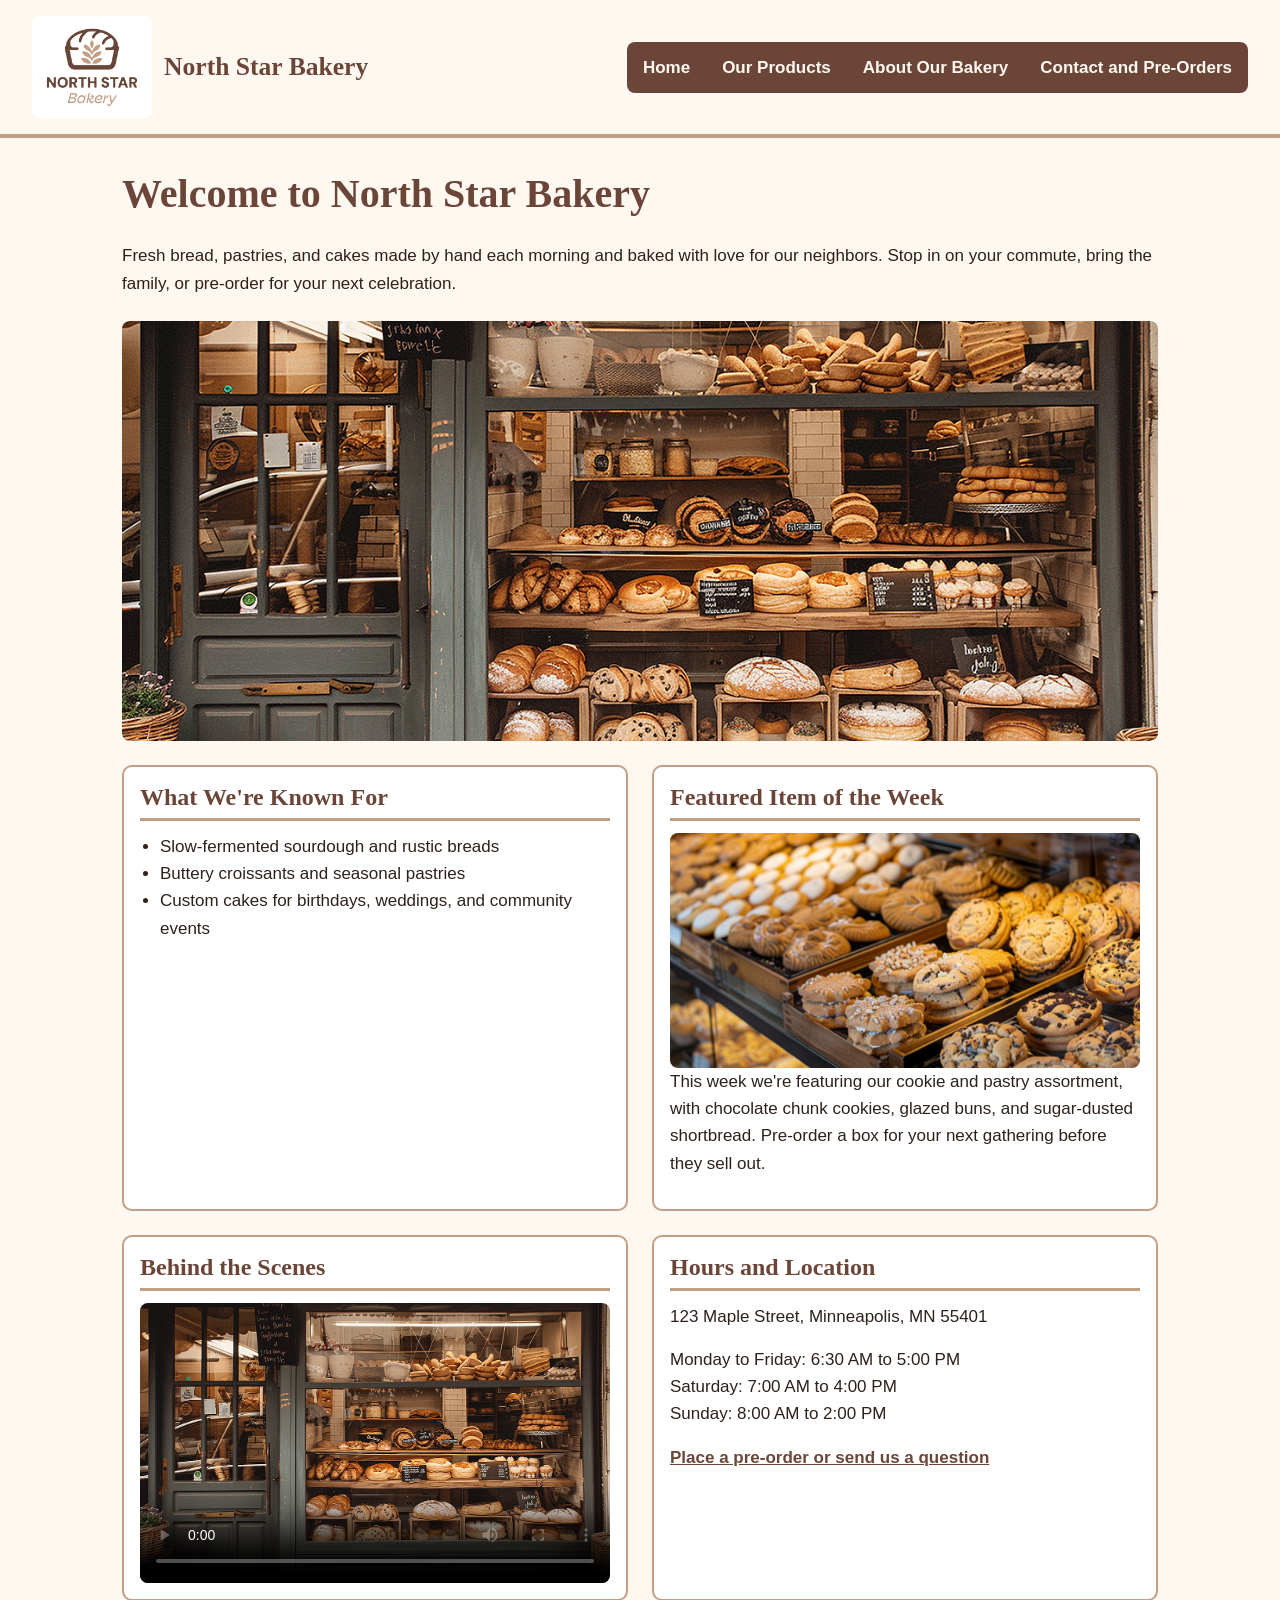
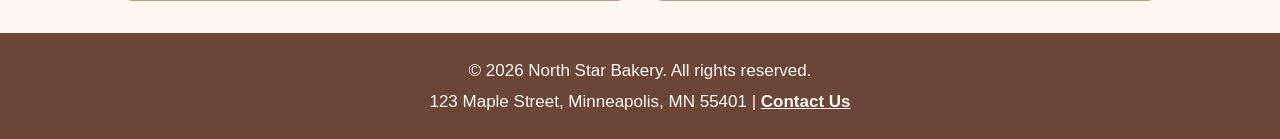
<file: index.html>
<!DOCTYPE html>
<html lang="en">
  <head>
  <meta charset="UTF-8">
  <meta name="viewport" content="width=device-width, initial-scale=1.0">
  <title>North Star Bakery</title>
  <link rel="stylesheet" href="styles.css">
</head>
<head>
  <meta charset="UTF-8">
  <meta name="viewport" content="width=device-width, initial-scale=1.0">
  <title>North Star Bakery | Home</title>
</head>
<body>
  <header>
    <img src="media/bakery-logo_c.png" width="160" alt="North Star Bakery logo: a brown loaf of bread with a wheat stalk inside">
    <p>North Star Bakery</p>
    <nav aria-label="Main navigation">
      <ul>
        <li><a href="index.html">Home</a></li>
        <li><a href="products.html">Our Products</a></li>
        <li><a href="about.html">About Our Bakery</a></li>
        <li><a href="contact.html">Contact and Pre-Orders</a></li>
      </ul>
    </nav>
  </header>

  <main>
    <h1>Welcome to North Star Bakery</h1>
    <p>Fresh bread, pastries, and cakes made by hand each morning and baked with love for our neighbors. Stop in on your commute, bring the family, or pre-order for your next celebration.</p>
    <img src="media/bakery-storefront_c.png" width="600" alt="North Star Bakery storefront with a gray-green door and a large window filled with breads and pastries on wooden shelves">

    <section>
      <h2>What We're Known For</h2>
      <ul>
        <li>Slow-fermented sourdough and rustic breads</li>
        <li>Buttery croissants and seasonal pastries</li>
        <li>Custom cakes for birthdays, weddings, and community events</li>
      </ul>
    </section>

    <section>
      <h2>Featured Item of the Week</h2>
      <picture>
        <source media="(min-width: 800px)" srcset="media/bakery-feature-large_c.png">
        <img src="media/bakery-feature-small_c.png" width="600" alt="Display case of fresh cookies, glazed buns, and sugar-topped pastries on wooden trays">
      </picture>
      <p>This week we're featuring our cookie and pastry assortment, with chocolate chunk cookies, glazed buns, and sugar-dusted shortbread. Pre-order a box for your next gathering before they sell out.</p>
    </section>

    <section>
      <h2>Behind the Scenes</h2>
      <video controls width="480" poster="media/bakery-storefront_c.png">
        <source src="media/bakery-behind-scenes_c.mp4" type="video/mp4">
        <p>Your browser does not support the video element. This short video shows a behind-the-scenes look at how North Star Bakery prepares its fresh bread each morning. <a href="media/bakery-behind-scenes_c.mp4">Download the video</a>.</p>
      </video>
    </section>

    <section>
      <h2>Hours and Location</h2>
      <p>123 Maple Street, Minneapolis, MN 55401</p>
      <p>Monday to Friday: 6:30 AM to 5:00 PM<br>
      Saturday: 7:00 AM to 4:00 PM<br>
      Sunday: 8:00 AM to 2:00 PM</p>
      <p><a href="contact.html">Place a pre-order or send us a question</a></p>
    </section>
  </main>

  <footer>
    <p>&copy; 2026 North Star Bakery. All rights reserved.</p>
    <p>123 Maple Street, Minneapolis, MN 55401 | <a href="contact.html">Contact Us</a></p>
  </footer>
</body>
</html>
</file>
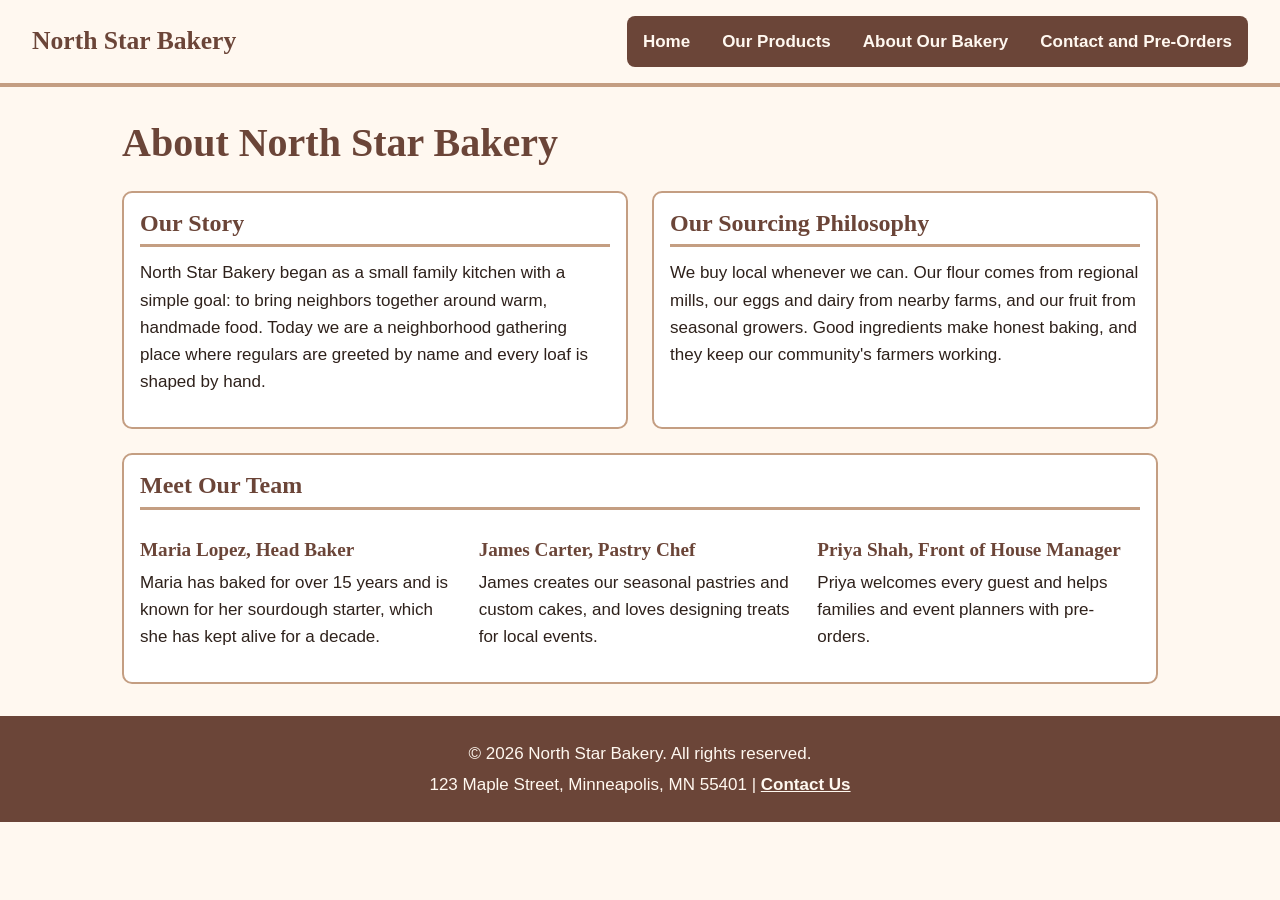
<file: about.html>
<!DOCTYPE html>
<html lang="en">
<head>
  <head>
    <meta charset="UTF-8">
    <meta name="viewport" content="width=device-width, initial-scale=1.0">
    <title>North Star Bakery</title>
    <link rel="stylesheet" href="styles.css">
</head>
  <meta charset="UTF-8">
  <meta name="viewport" content="width=device-width, initial-scale=1.0">
  <title>North Star Bakery | About Our Bakery</title>
</head>
<body>
  <header>
    <p>North Star Bakery</p>
    <nav aria-label="Main navigation">
      <ul>
        <li><a href="index.html">Home</a></li>
        <li><a href="products.html">Our Products</a></li>
        <li><a href="about.html">About Our Bakery</a></li>
        <li><a href="contact.html">Contact and Pre-Orders</a></li>
      </ul>
    </nav>
  </header>

  <main>
    <h1>About North Star Bakery</h1>

    <section>
      <h2>Our Story</h2>
      <p>North Star Bakery began as a small family kitchen with a simple goal: to bring neighbors together around warm, handmade food. Today we are a neighborhood gathering place where regulars are greeted by name and every loaf is shaped by hand.</p>
    </section>

    <section>
      <h2>Our Sourcing Philosophy</h2>
      <p>We buy local whenever we can. Our flour comes from regional mills, our eggs and dairy from nearby farms, and our fruit from seasonal growers. Good ingredients make honest baking, and they keep our community's farmers working.</p>
    </section>

    <section>
      <h2>Meet Our Team</h2>
      <article>
        <h3>Maria Lopez, Head Baker</h3>
        <p>Maria has baked for over 15 years and is known for her sourdough starter, which she has kept alive for a decade.</p>
      </article>
      <article>
        <h3>James Carter, Pastry Chef</h3>
        <p>James creates our seasonal pastries and custom cakes, and loves designing treats for local events.</p>
      </article>
      <article>
        <h3>Priya Shah, Front of House Manager</h3>
        <p>Priya welcomes every guest and helps families and event planners with pre-orders.</p>
      </article>
    </section>
  </main>

  <footer>
    <p>&copy; 2026 North Star Bakery. All rights reserved.</p>
    <p>123 Maple Street, Minneapolis, MN 55401 | <a href="contact.html">Contact Us</a></p>
  </footer>
</body>
</html>
</file>
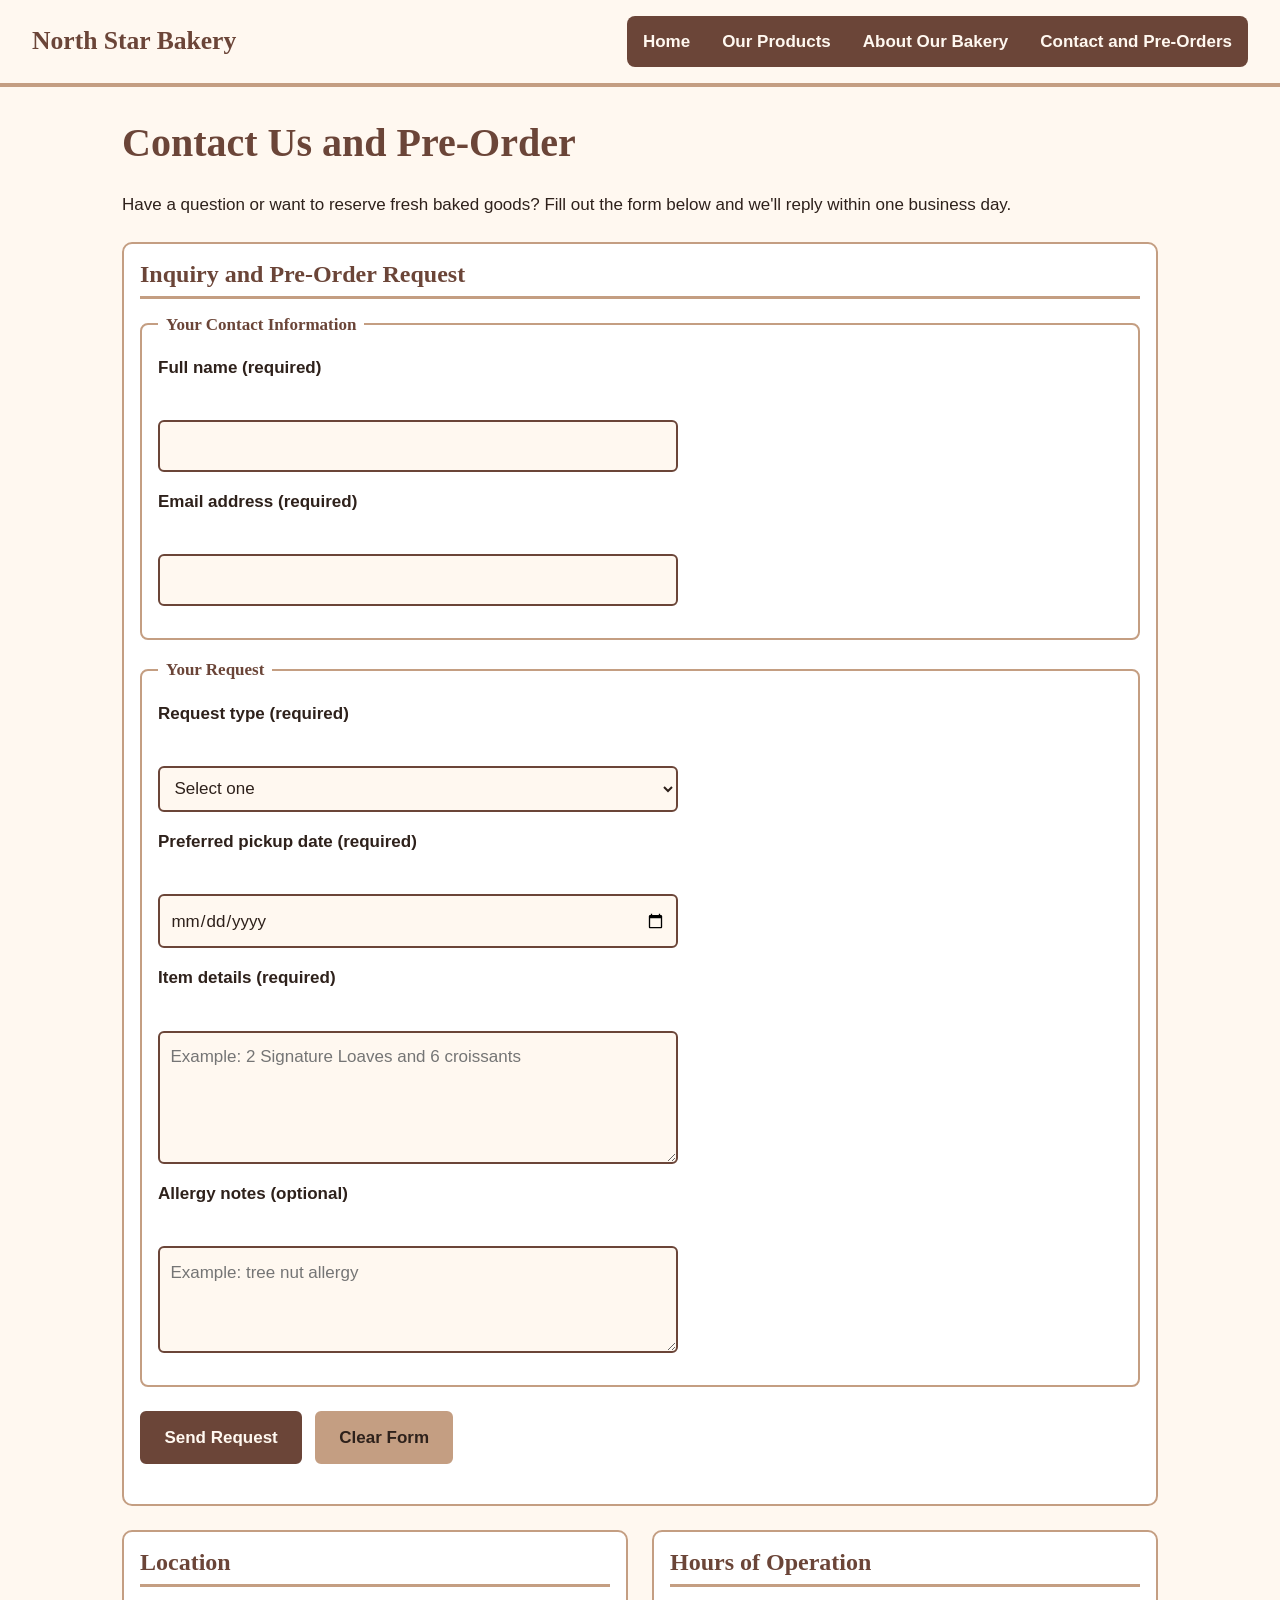
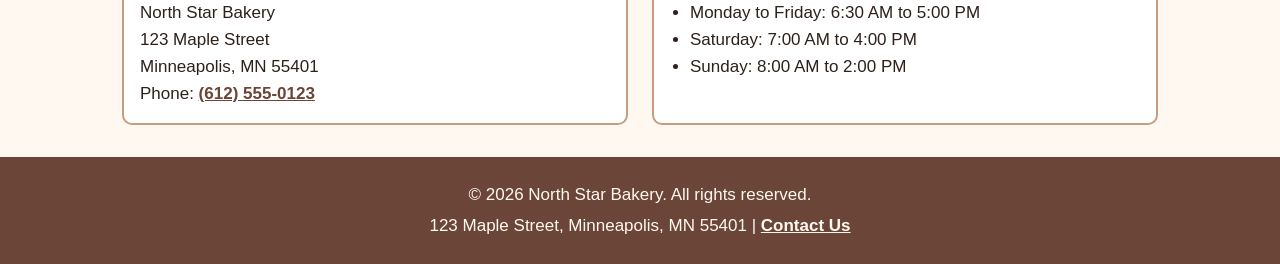
<file: contact.html>
<!DOCTYPE html>
<html lang="en">
<head>
  <meta charset="UTF-8">
  <meta name="viewport" content="width=device-width, initial-scale=1.0">
  <title>North Star Bakery | Contact and Pre-Orders</title>
  <link rel="stylesheet" href="styles.css">
  <script src="script.js" defer></script>
</head>
<body>
  <header>
    <p>North Star Bakery</p>
    <nav aria-label="Main navigation">
      <ul>
        <li><a href="index.html">Home</a></li>
        <li><a href="products.html">Our Products</a></li>
        <li><a href="about.html">About Our Bakery</a></li>
        <li><a href="contact.html">Contact and Pre-Orders</a></li>
      </ul>
    </nav>
  </header>

  <main>
    <h1>Contact Us and Pre-Order</h1>
    <p>Have a question or want to reserve fresh baked goods? Fill out the form below and we'll reply within one business day.</p>

    <section>
      <h2>Inquiry and Pre-Order Request</h2>
      <p id="favorites-note" hidden></p>
      <p id="form-message" class="success" role="status" tabindex="-1" hidden></p>

      <form id="preorder-form" action="#" method="post" novalidate>
        <fieldset>
          <legend>Your Contact Information</legend>
          <p>
            <label for="name">Full name (required)</label><br>
            <input type="text" id="name" name="name" required minlength="2" maxlength="60" pattern="[A-Za-z .'\-]{2,60}" title="Use letters, spaces, apostrophes, periods, or hyphens only." autocomplete="name">
            <span class="error" id="name-error" aria-live="polite"></span>
          </p>
          <p>
            <label for="email">Email address (required)</label><br>
            <input type="email" id="email" name="email" required autocomplete="email">
            <span class="error" id="email-error" aria-live="polite"></span>
          </p>
        </fieldset>

        <fieldset>
          <legend>Your Request</legend>
          <p>
            <label for="request-type">Request type (required)</label><br>
            <select id="request-type" name="request-type" required>
              <option value="">Select one</option>
              <option value="preorder">Pre-order</option>
              <option value="event">Event or catering inquiry</option>
              <option value="question">General question</option>
            </select>
            <span class="error" id="request-type-error" aria-live="polite"></span>
          </p>
          <p>
            <label for="pickup-date">Preferred pickup date (required)</label><br>
            <input type="date" id="pickup-date" name="pickup-date" required>
            <span class="error" id="pickup-date-error" aria-live="polite"></span>
          </p>
          <p>
            <label for="item-details">Item details (required)</label><br>
            <textarea id="item-details" name="item-details" rows="4" cols="40" required minlength="10" maxlength="500" placeholder="Example: 2 Signature Loaves and 6 croissants"></textarea>
            <span class="error" id="item-details-error" aria-live="polite"></span>
          </p>
          <p>
            <label for="allergies">Allergy notes (optional)</label><br>
            <textarea id="allergies" name="allergies" rows="3" cols="40" maxlength="300" placeholder="Example: tree nut allergy"></textarea>
            <span class="error" id="allergies-error" aria-live="polite"></span>
          </p>
        </fieldset>

        <p>
          <button type="submit">Send Request</button>
          <button type="reset">Clear Form</button>
        </p>
      </form>
    </section>

    <section>
      <h2>Location</h2>
      <address>
        North Star Bakery<br>
        123 Maple Street<br>
        Minneapolis, MN 55401<br>
        Phone: <a href="tel:+16125550123">(612) 555-0123</a>
      </address>
    </section>

    <section>
      <h2>Hours of Operation</h2>
      <ul>
        <li>Monday to Friday: 6:30 AM to 5:00 PM</li>
        <li>Saturday: 7:00 AM to 4:00 PM</li>
        <li>Sunday: 8:00 AM to 2:00 PM</li>
      </ul>
    </section>
  </main>

  <footer>
    <p>&copy; 2026 North Star Bakery. All rights reserved.</p>
    <p>123 Maple Street, Minneapolis, MN 55401 | <a href="contact.html">Contact Us</a></p>
  </footer>
</body>
</html>
</file>
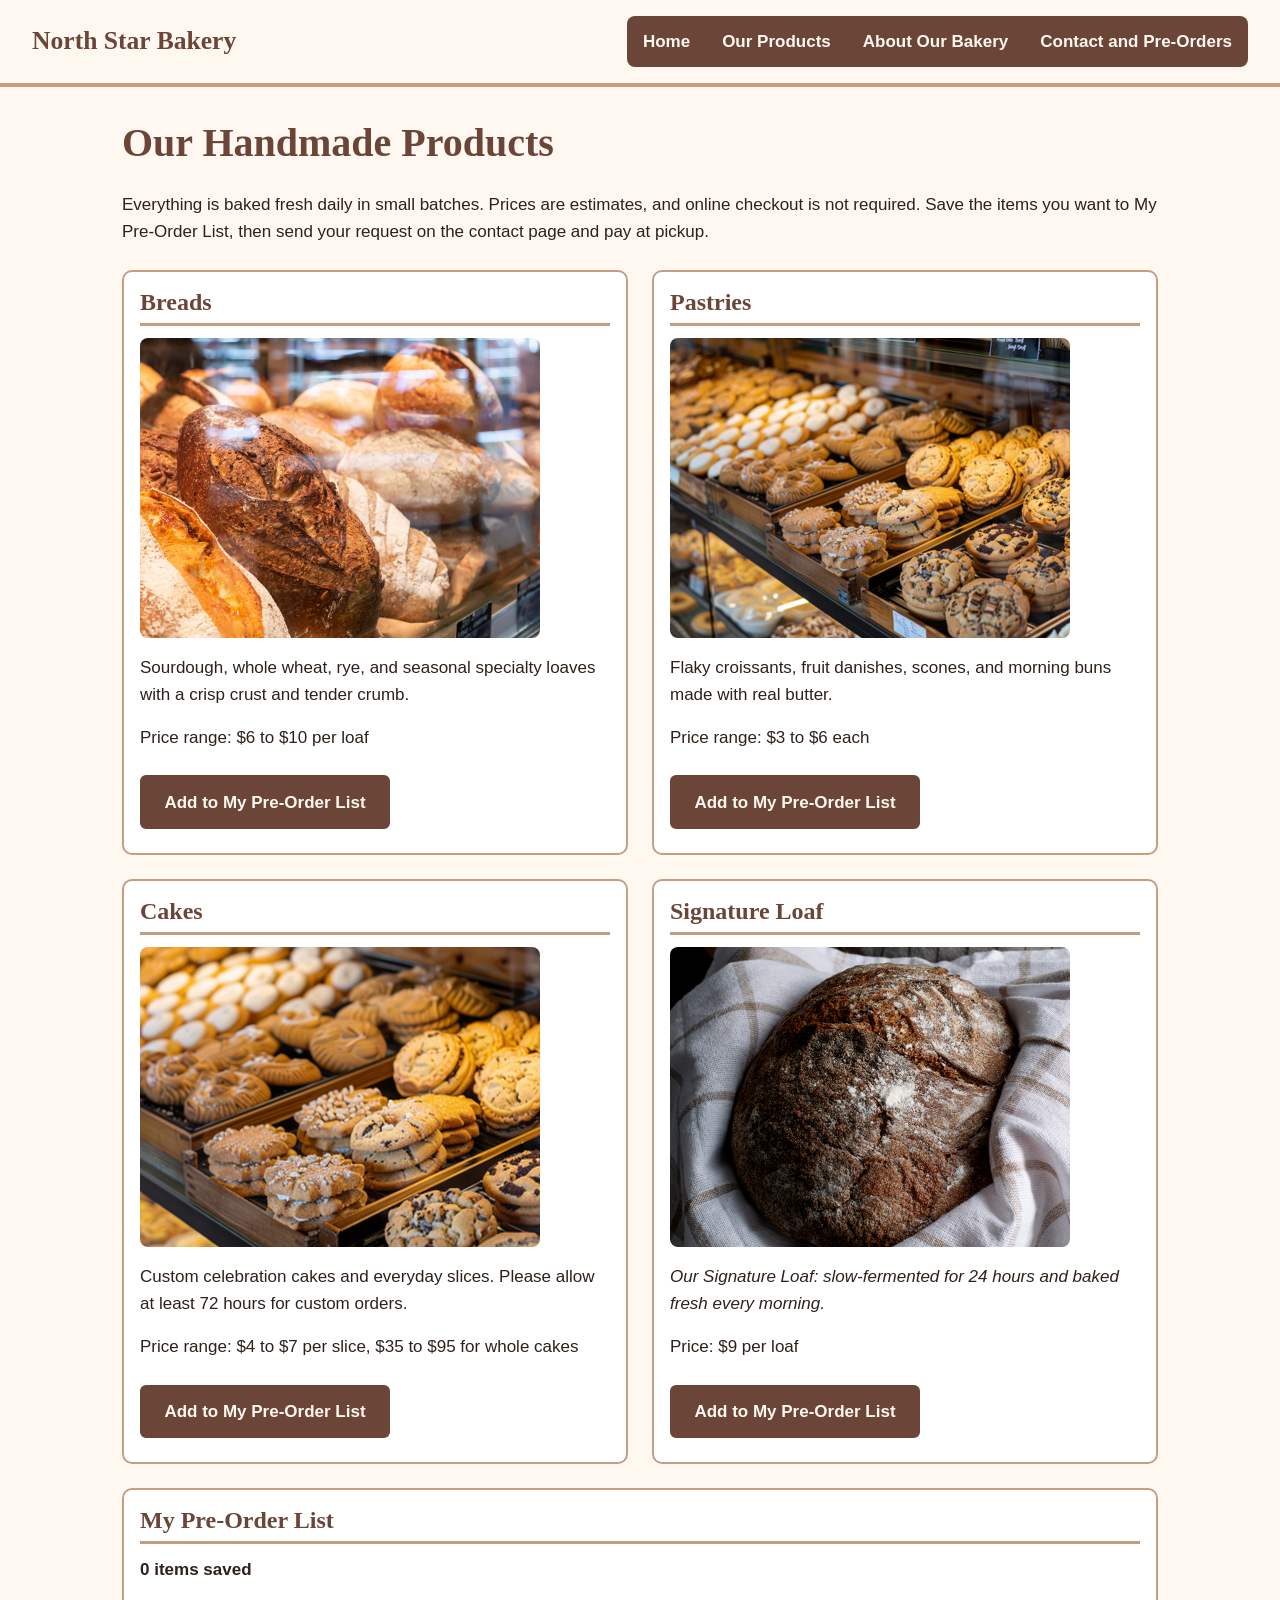
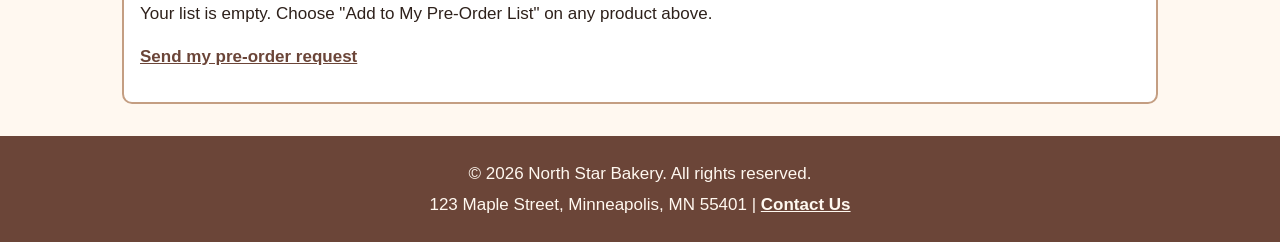
<file: products.html>
<!DOCTYPE html>
<html lang="en">
<head>
  <meta charset="UTF-8">
  <meta name="viewport" content="width=device-width, initial-scale=1.0">
  <title>North Star Bakery | Our Products</title>
  <link rel="stylesheet" href="styles.css">
  <script src="script.js" defer></script>
</head>
<body>
  <header>
    <p>North Star Bakery</p>
    <nav aria-label="Main navigation">
      <ul>
        <li><a href="index.html">Home</a></li>
        <li><a href="products.html">Our Products</a></li>
        <li><a href="about.html">About Our Bakery</a></li>
        <li><a href="contact.html">Contact and Pre-Orders</a></li>
      </ul>
    </nav>
  </header>

  <main>
    <h1>Our Handmade Products</h1>
    <p>Everything is baked fresh daily in small batches. Prices are estimates, and online checkout is not required. Save the items you want to My Pre-Order List, then send your request on the contact page and pay at pickup.</p>

    <section>
      <h2>Breads</h2>
      <img src="media/bakery-bread_c.png" width="400" alt="Rustic loaves in a bakery display case, including a dark seeded loaf and flour-dusted country loaves">
      <p>Sourdough, whole wheat, rye, and seasonal specialty loaves with a crisp crust and tender crumb.</p>
      <p>Price range: $6 to $10 per loaf</p>
      <button type="button" class="fav-btn" data-id="breads" aria-pressed="false">Add to My Pre-Order List</button>
    </section>

    <section>
      <h2>Pastries</h2>
      <img src="media/bakery-feature-small_c.png" width="400" alt="Bakery display case with glazed buns, cinnamon pastries, and sugar-topped cookies on wooden trays">
      <p>Flaky croissants, fruit danishes, scones, and morning buns made with real butter.</p>
      <p>Price range: $3 to $6 each</p>
      <button type="button" class="fav-btn" data-id="pastries" aria-pressed="false">Add to My Pre-Order List</button>
    </section>

    <section>
      <h2>Cakes</h2>
      <img src="media/bakery-feature-large_c.png" width="400" alt="Wide view of a bakery display with trays of cookies, glazed buns, and sweet treats">
      <p>Custom celebration cakes and everyday slices. Please allow at least 72 hours for custom orders.</p>
      <p>Price range: $4 to $7 per slice, $35 to $95 for whole cakes</p>
      <button type="button" class="fav-btn" data-id="cakes" aria-pressed="false">Add to My Pre-Order List</button>
    </section>

    <section>
      <h2>Signature Loaf</h2>
      <figure>
        <img src="media/bakery-signature-loaf_c.png" width="400" alt="Round rustic loaf with a dark, flour-dusted crust resting on a white checkered kitchen towel">
        <figcaption>Our Signature Loaf: slow-fermented for 24 hours and baked fresh every morning.</figcaption>
      </figure>
      <p>Price: $9 per loaf</p>
      <button type="button" class="fav-btn" data-id="signature-loaf" aria-pressed="false">Add to My Pre-Order List</button>
    </section>

    <section id="preorder-list">
      <h2>My Pre-Order List</h2>
      <p id="favorites-count" aria-live="polite">0 items saved</p>
      <p id="favorites-empty">Your list is empty. Choose "Add to My Pre-Order List" on any product above.</p>
      <ul id="favorites-list"></ul>
      <button type="button" id="clear-favorites" hidden>Clear My List</button>
      <p><a href="contact.html">Send my pre-order request</a></p>
    </section>
  </main>

  <footer>
    <p>&copy; 2026 North Star Bakery. All rights reserved.</p>
    <p>123 Maple Street, Minneapolis, MN 55401 | <a href="contact.html">Contact Us</a></p>
  </footer>
</body>
</html>
</file>
<file: styles.css>
/* =========================================
   NORTH STAR BAKERY
   Touchstone 3 - Visual Design and Layout
   Touchstone 4 - Interactivity styles
   ========================================= */

/* 1. COLOUR PALETTE */

:root {
  --brown: #6B4538;
  --tan: #C49E82;
  --cream: #FFF8F0;
  --ink: #2E211B;
}

/* 2. GENERAL PAGE STYLING */

*,
*::before,
*::after {
  box-sizing: border-box;
}

body {
  margin: 0;
  font-family: Arial, Helvetica, sans-serif;
  font-size: 1.0625rem;
  line-height: 1.6;
  color: var(--ink);
  background-color: var(--cream);
}

/* 3. HEADINGS AND TEXT */

h1,
h2,
h3 {
  font-family: Georgia, "Times New Roman", serif;
  color: var(--brown);
  line-height: 1.2;
}

h1 {
  font-size: 2rem;
  margin: 0 0 0.75rem;
}

h2 {
  font-size: 1.5rem;
  margin: 0 0 0.75rem;
  padding-bottom: 0.4rem;
  border-bottom: 3px solid var(--tan);
}

h3 {
  font-size: 1.2rem;
  margin: 0 0 0.5rem;
}

p {
  margin: 0 0 1rem;
}

a {
  color: var(--brown);
  font-weight: bold;
}

a:hover {
  background-color: var(--tan);
  color: var(--ink);
}

a:focus-visible,
button:focus-visible {
  outline: 3px solid var(--ink);
  outline-offset: 3px;
}

/* 4. IMAGES AND VIDEO */

img,
video {
  display: block;
  max-width: 100%;
  height: auto;
  border-radius: 8px;
}

figure {
  margin: 0 0 1rem;
}

figcaption {
  margin-top: 0.5rem;
  font-style: italic;
}

/* 5. HEADER AND LOGO */

header {
  display: flex;
  flex-direction: column;
  align-items: center;
  gap: 0.75rem;
  padding: 1rem;
  border-bottom: 4px solid var(--tan);
  background-color: var(--cream);
}

header img {
  width: 120px;
}

header p {
  margin: 0;
  font-family: Georgia, "Times New Roman", serif;
  font-size: 1.6rem;
  font-weight: bold;
  color: var(--brown);
}

/* 6. NAVIGATION MENU */

nav {
  width: 100%;
  background-color: var(--brown);
}

nav ul {
  display: flex;
  flex-wrap: wrap;
  justify-content: center;
  list-style: none;
  margin: 0;
  padding: 0;
}

nav a {
  display: block;
  padding: 0.75rem 1rem;
  min-height: 44px;
  text-align: center;
  color: var(--cream);
  text-decoration: none;
}

nav a:hover,
nav a:focus-visible {
  background-color: var(--tan);
  color: var(--ink);
}

/* 7. MAIN CONTENT */

main {
  display: flex;
  flex-direction: column;
  gap: 1.25rem;
  max-width: 1100px;
  margin: 0 auto;
  padding: 1.25rem 1rem;
}

main > h1,
main > p {
  margin-bottom: 0;
}

main > img {
  width: 100%;
  max-height: 420px;
  object-fit: cover;
}

/* 8. CONTENT SECTIONS AND CARDS */

section {
  min-width: 0;
  padding: 1rem;
  border: 2px solid var(--tan);
  border-radius: 10px;
  background-color: #FFFFFF;
}

article {
  margin-bottom: 1rem;
}

address {
  font-style: normal;
}

section ul {
  margin: 0 0 1rem;
  padding-left: 1.25rem;
}

/* 9. CONTACT AND PRE-ORDER FORM */

fieldset {
  margin: 0 0 1rem;
  padding: 1rem;
  border: 2px solid var(--tan);
  border-radius: 8px;
}

legend {
  padding: 0 0.5rem;
  font-family: Georgia, "Times New Roman", serif;
  font-weight: bold;
  color: var(--brown);
}

label {
  display: block;
  margin-bottom: 0.5rem;
  font-weight: bold;
}

input,
select,
textarea {
  display: block;
  width: 100%;
  max-width: 520px;
  margin-top: 0.25rem;
  padding: 0.65rem;
  font: inherit;
  color: var(--ink);
  background-color: var(--cream);
  border: 2px solid var(--brown);
  border-radius: 6px;
}

textarea {
  min-height: 100px;
  resize: vertical;
}

input:focus,
select:focus,
textarea:focus {
  outline: 3px solid var(--ink);
  outline-offset: 2px;
}

/* 10. BUTTONS */

button {
  padding: 0.7rem 1.4rem;
  margin: 0.5rem 0.5rem 0.5rem 0;
  font: inherit;
  font-weight: bold;
  color: var(--cream);
  background-color: var(--brown);
  border: 2px solid var(--brown);
  border-radius: 6px;
  cursor: pointer;
}

button:hover {
  background-color: var(--ink);
  border-color: var(--ink);
}

button[type="reset"] {
  color: var(--ink);
  background-color: var(--tan);
  border-color: var(--tan);
}

/* 11. FOOTER */

footer {
  padding: 1.25rem;
  text-align: center;
  color: var(--cream);
  background-color: var(--brown);
}

footer p {
  margin: 0.25rem 0;
}

footer a {
  color: var(--cream);
}

footer a:hover,
footer a:focus-visible {
  color: var(--ink);
  background-color: var(--tan);
}

/* 12. TOUCHSTONE 4: PRE-ORDER LIST AND PRODUCT IMAGES */

/* Product images share one size so the cards line up */
main > section > img,
main > section > figure img {
  width: 100%;
  max-width: 400px;
  aspect-ratio: 4 / 3;
  object-fit: cover;
  margin-bottom: 1rem;
}

/* Button changes look once an item is saved */
.fav-btn[aria-pressed="true"] {
  color: var(--ink);
  background-color: var(--tan);
  border-color: var(--brown);
}

#favorites-list li {
  margin-bottom: 0.4rem;
  font-weight: bold;
}

#favorites-count {
  font-weight: bold;
}

/* 13. TOUCHSTONE 4: FORM FEEDBACK */

/* Inline error message under each field */
.error {
  display: block;
  margin-top: 0.25rem;
  font-weight: bold;
  color: var(--ink);
}

.error:not(:empty) {
  max-width: 520px;
  padding: 0.4rem 0.6rem;
  background-color: var(--tan);
  border-left: 6px solid var(--brown);
  border-radius: 4px;
}

.error:not(:empty)::before {
  content: "Error: ";
}

input[aria-invalid="true"],
select[aria-invalid="true"],
textarea[aria-invalid="true"] {
  border-width: 4px;
  border-color: var(--ink);
}

/* Success message and saved-list note */
.success,
#favorites-note {
  padding: 0.75rem 1rem;
  font-weight: bold;
  color: var(--ink);
  background-color: var(--tan);
  border-left: 6px solid var(--brown);
  border-radius: 4px;
}

/* Required star and popup-style summary box */
.req-star {
  color: var(--brown);
  font-weight: bold;
}

.required-note {
  font-weight: bold;
}

.error-summary {
  margin-bottom: 1rem;
  padding: 1rem;
  color: var(--ink);
  background-color: var(--tan);
  border: 4px solid var(--ink);
  border-radius: 8px;
}

.error-summary ul {
  margin: 0.5rem 0 0;
  padding-left: 1.25rem;
}

.error-summary a {
  color: var(--ink);
}

.error-summary:focus {
  outline: 3px solid var(--brown);
  outline-offset: 2px;
}

/* Keep the hidden attribute working on elements styled above */
[hidden] {
  display: none !important;
}

/* 14. RESPONSIVE DESIGN
   Larger screens: 768px and above
*/

@media (min-width: 768px) {

  /* Header changes to horizontal layout */

  header {
    flex-direction: row;
    flex-wrap: wrap;
    justify-content: space-between;
    padding: 1rem 2rem;
  }

  header p {
    margin-right: auto;
  }

  /* Navigation moves beside the bakery logo */

  nav {
    width: auto;
    border-radius: 8px;
  }

  /* Main content gains more spacing */

  main {
    flex-direction: row;
    flex-wrap: wrap;
    gap: 1.5rem;
    padding: 2rem;
  }

  main > h1,
  main > p,
  main > img {
    flex: 0 0 100%;
  }

  h1 {
    font-size: 2.5rem;
  }

  /* Content sections appear in two columns */

  main > section {
    flex: 1 1 calc(50% - 0.75rem);
  }

  /* Contact forms and team sections use full width */

  main > section:has(form),
  main > section:has(article) {
    flex-basis: 100%;
  }

  /* Team member articles sit side by side */

  section:has(article) {
    display: flex;
    flex-wrap: wrap;
    gap: 1rem;
  }

  section:has(article) > h2 {
    flex: 0 0 100%;
  }

  section:has(article) > article {
    flex: 1 1 200px;
    margin-bottom: 0;
  }
}

/* 15. SMALL SCREEN ADJUSTMENTS */

@media (max-width: 400px) {

  body {
    font-size: 1rem;
  }

  nav a {
    padding: 0.65rem;
  }

  main {
    padding: 1rem 0.75rem;
  }

  section {
    padding: 0.85rem;
  }

  h1 {
    font-size: 1.8rem;
  }
}
</file>
